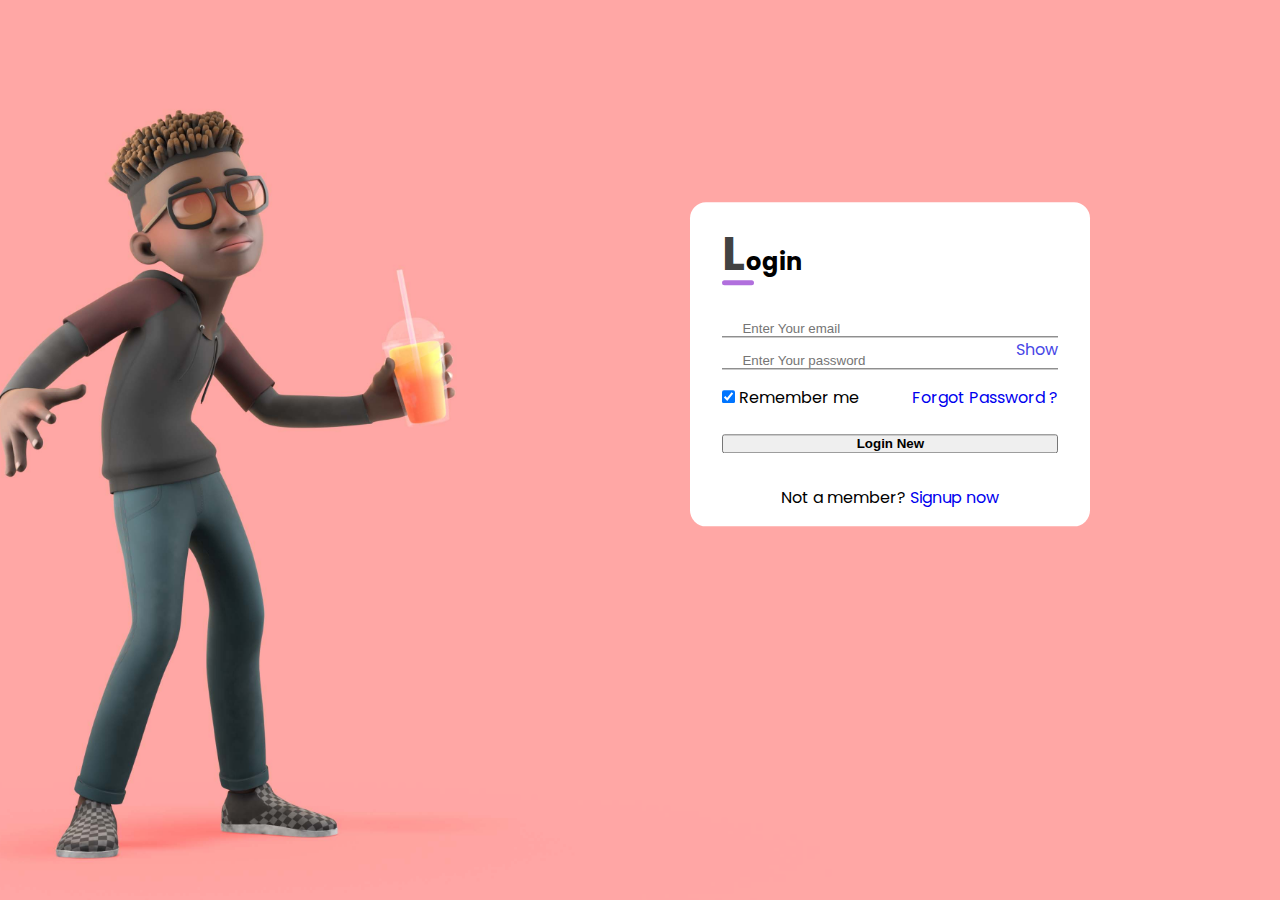
<file: index.html>
<!DOCTYPE html>
<html lang="en">
  <head>
    <meta charset="UTF-8" />
    <meta name="viewport" content="width=device-width, initial-scale=1.0" />
    <title>Login & Registration Form</title>
    <link rel="stylesheet" href="style/login.css" />

    <!-- Bootstrap link -->
    <link
      href="https://cdn.jsdelivr.net/npm/bootstrap@5.0.2/dist/css/bootstrap.min.css"
      rel="stylesheet"
      integrity="sha384-EVSTQN3/azprG1Anm3QDgpJLIm9Nao0Yz1ztcQTwFspd3yD65VohhpuuCOmLASjC"
      crossorigin="anonymous"
    />

    <!-- Uniicons -->
    <link
      rel="stylesheet"
      href="https://unicons.iconscout.com/release/v4.0.8/css/line.css"
    />
  </head>
  <body>
    <section>
      <div class="container">
        <div class="login-header">
          <h2>Login</h2>
        </div>

        <form id="login-form">
          <div class="form-group">
            <i class="uil uil-envelope-edit"></i>
            <input
              type="text"
              id="email"
              name="email"
              placeholder="Enter Your email"
              onkeyup="validateEmail()"
            />
            <span class="emailError"></span>
          </div>
          <div class="form-group">
            <i class="uil uil-lock"></i>
            <input
              type="password"
              id="pass"
              name="pass"
              placeholder="Enter Your password"
              onkeyup="validatePassword()"
            />
            <span class="passError"></span>
            <p class="showPass" onclick="passShow()">Show</p>
          </div>
          <div class="form-group1">
            <div class="checkbox">
              <input type="checkbox" id="check" name="check" required checked />
              <label for="check">Remember me</label>
            </div>
            <a href="#">Forgot Password ?</a>
          </div>

          <button class="btn btn-primary mx-auto login" type="submit">
            Login New
          </button>
        </form>
        <div class="signup-link">
          <p>
            Not a member? <span> <a href="./SignUp.html">Signup now</a></span>
          </p>
        </div>
      </div>
    </section>

    <!-- Bootstrap bundle -->
    <script
      src="https://cdn.jsdelivr.net/npm/bootstrap@5.0.2/dist/js/bootstrap.bundle.min.js"
      integrity="sha384-MrcW6ZMFYlzcLA8Nl+NtUVF0sA7MsXsP1UyJoMp4YLEuNSfAP+JcXn/tWtIaxVXM"
      crossorigin="anonymous"
    ></script>

    <script src="./Login.js"></script>
  </body>
</html>
</file>
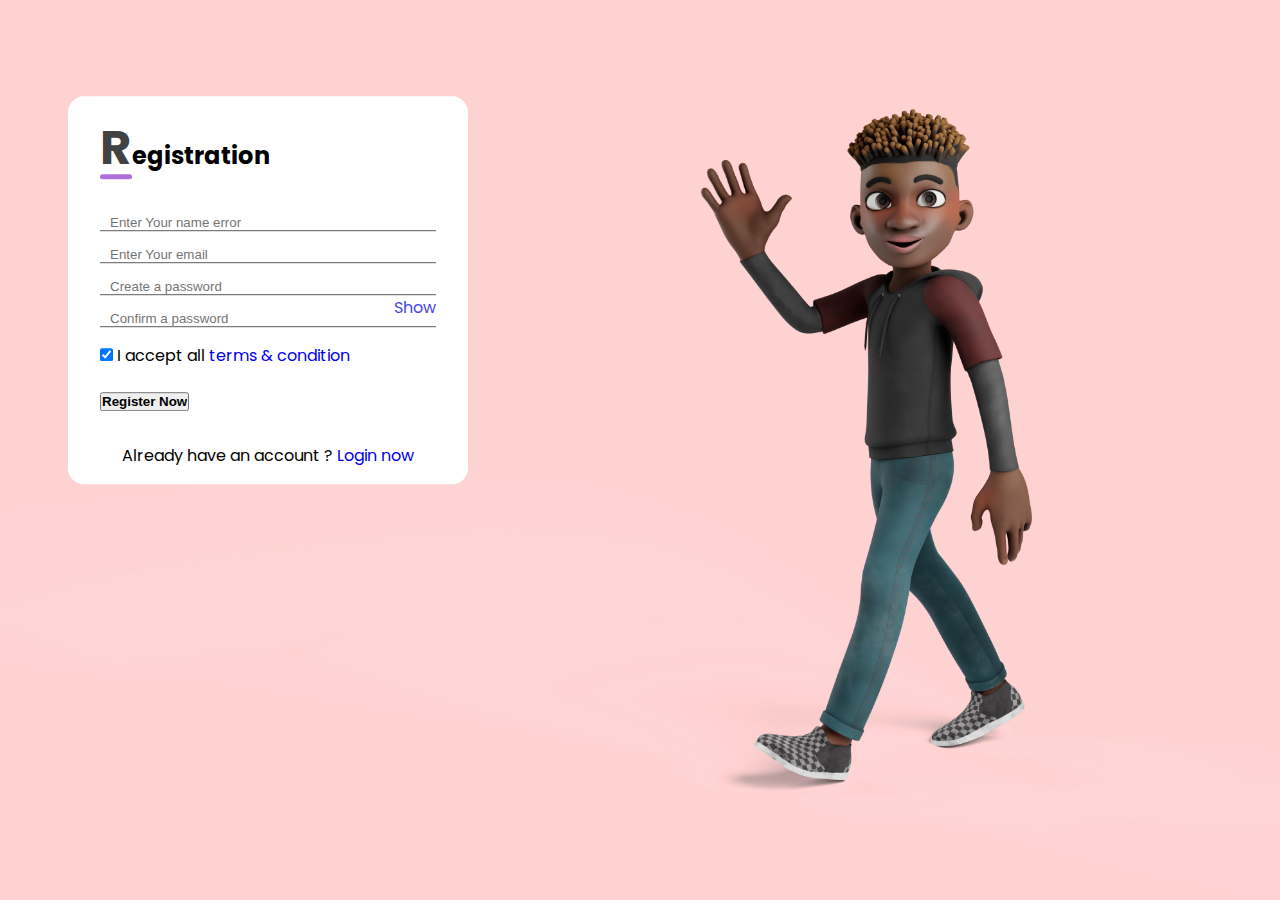
<file: SignUp.html>
<!DOCTYPE html>
<html lang="en">
  <head>
    <meta charset="UTF-8" />
    <meta name="viewport" content="width=device-width, initial-scale=1.0" />
    <title>Login & Registration Form</title>
    <link rel="stylesheet" href="style/signUp.css" />

    <!-- Bootstrap link -->
    <link
      href="https://cdn.jsdelivr.net/npm/bootstrap@5.0.2/dist/css/bootstrap.min.css"
      rel="stylesheet"
      integrity="sha384-EVSTQN3/azprG1Anm3QDgpJLIm9Nao0Yz1ztcQTwFspd3yD65VohhpuuCOmLASjC"
      crossorigin="anonymous"
    />

    <!-- Uniicons -->
    <link
      rel="stylesheet"
      href="https://unicons.iconscout.com/release/v4.0.8/css/line.css"
    />
  </head>
  <body>
    <section>
      <div class="container">
        <div class="login-header">
          <h2>Registration</h2>
        </div>

        <form  id="my-form">
          <div class="form-group">
            <i class="uil uil-user-md"></i>
            <input
              type="text"
              id="name"
              name="name"
              placeholder="Enter Your name error"
              onkeyup="validateName()"
            />
            <span class="nameError error"></span>
          </div>
          <div class="form-group">
            <i class="uil uil-envelope-edit"></i>
            <input
              type="text"
              id="email"
              name="email"
              placeholder="Enter Your email"
              onkeyup="validateEmail()"
            />
            <span class="emailError error"></span>
          </div>
          <div class="form-group">
            <i class="uil uil-lock"></i>
            <input
              type="password"
              id="pass"
              name="pass"
              placeholder="Create a password"
              onkeyup="validatePassword()"
            />
            <span class="passwordError error"></span>
          </div>
          <div class="form-group">
            <i class="uil uil-lock"></i>
            <input
              type="password"
              id="Confirmpass"
              name="Confirmpass"
              placeholder="Confirm a password"
              onkeyup="validateConfirmPass()"
            />
            <span class="passwordConfirmError error"></span>
           <p class="showPass" onclick="passShow()">Show</p>
          </div>
          <div class="form-group1">
            <div class="checkbox">
              <input type="checkbox" id="check" name="check" required checked/>
              <label for="check"
                >I accept all
                <span><a href="#">terms & condition</a></span></label
              >
            </div>
          </div>
          <input
            class="btn btn-primary login"
            name="submit"
            id="submit"
            type="submit"
            value="Register Now"
          />
        </form>
        <div class="signup-link">
          <p>
            Already have an account ?
            <span> <a href="./index.html">Login now</a></span>
          </p>
        </div>
      </div>
    </section>

    <!-- Bootstrap bundle -->
    <script
      src="https://cdn.jsdelivr.net/npm/bootstrap@5.0.2/dist/js/bootstrap.bundle.min.js"
      integrity="sha384-MrcW6ZMFYlzcLA8Nl+NtUVF0sA7MsXsP1UyJoMp4YLEuNSfAP+JcXn/tWtIaxVXM"
      crossorigin="anonymous"
    ></script>
    <script src="SignUp.js"></script>
  </body>
</html>
</file>
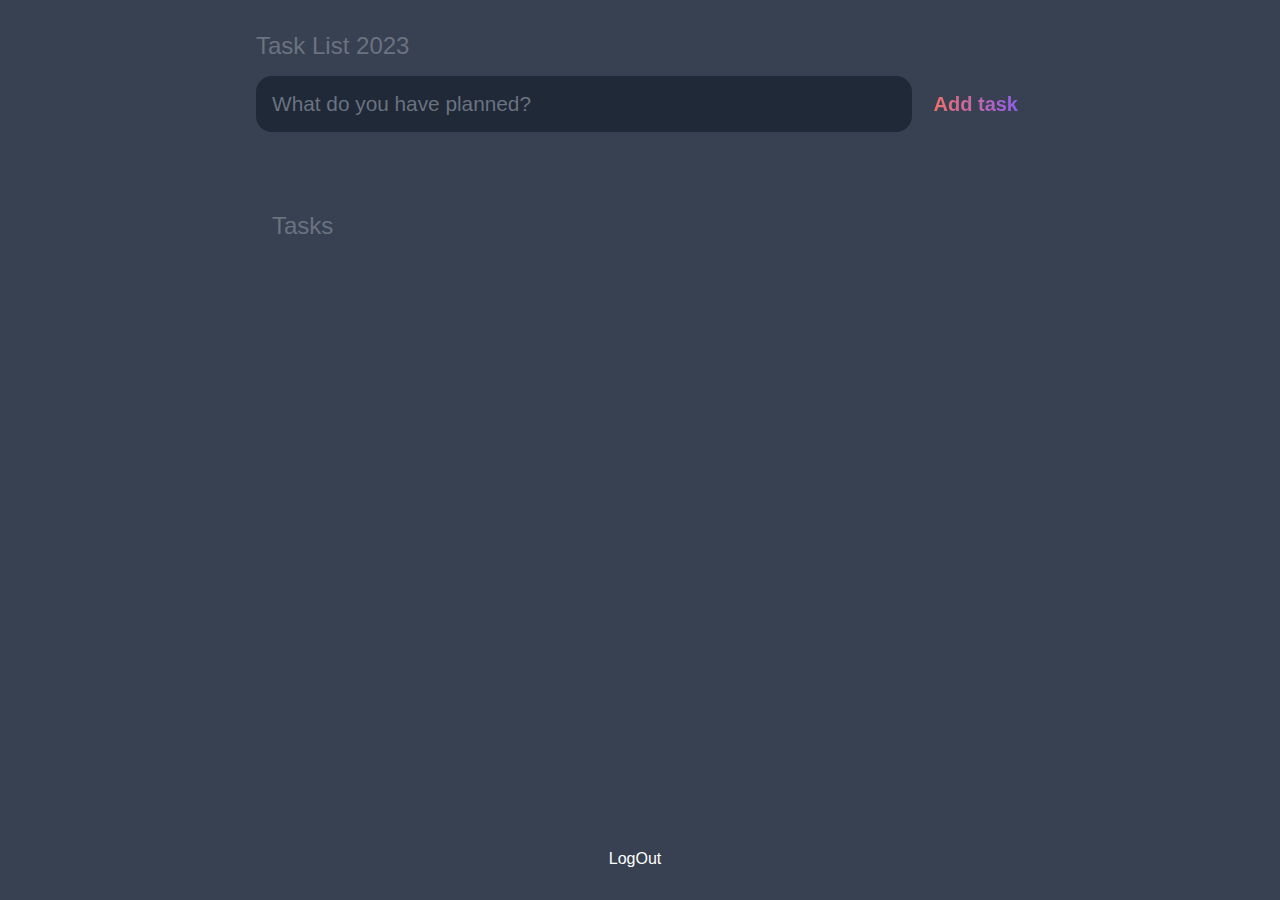
<file: Todo-List.html>
<!DOCTYPE html>
<html lang="en">
  <head>
    <meta charset="UTF-8" />
    <meta http-equiv="X-UA-Compatible" content="IE=edge" />
    <meta name="viewport" content="width=device-width, initial-scale=1.0" />
    <title>To-Do-List App</title>
    <link rel="stylesheet" href="./style/todo-LIst.css" />
      <!-- Uniicons -->
      <link
      rel="stylesheet"
      href="https://unicons.iconscout.com/release/v4.0.8/css/line.css"
    />
  </head>
  <body>
    <header>
      <h1>Task List 2023</h1>
      <form id="new-task-form">
        <input
          type="text"
          id="new-task-input"
          placeholder="What do you have planned?"
        />

        <input type="submit" value="Add task" id="new-task-submit" />
      </form>
    </header>

    <main>
      <section class="task-list">
        <h2>Tasks</h2>
        <div id="tasks">
          <!-- <div class="task">
                    <div class="content">
                        <input 
                        type="text"
                        class="text"
                        value="My shiny task"
                        readonly />
                    </div>
                    <div class="actions">
                        <button class="edit">Edit</button>
                        <button class="delete">Delete</button>
                    </div>
                </div> -->
        </div>
      </section>
    </main>
    <div class="exit">
      <a href="./SignUp.html" class="logOut">LogOut</a>
      <i class="uil uil-signout"></i>
    </div>

    <script src="./todo-List.js"></script>
  </body>
</html>
</file>
<file: style/login.css>
@import url("https://fonts.googleapis.com/css2?family=Poppins:wght@300;400;500;600&display=swap");
* {
  margin: 0%;
  padding: 0%;
  box-sizing: border-box;
}

body {
  width: 100vw;
  height: 100vh;
  font-family: "Poppins", sans-serif;
  background-image: url(../assets/6794637.jpg);
  background-position: center;
  background-repeat: no-repeat;
  background-size: cover;
  overflow: hidden;
}
@media screen and (max-width: 800px) {
  body {
    background-image: none;
  }
}
@media screen and (max-width: 799px) {
  body {
    background-image: url(../assets/19985.jpg);
    background-position: center;
    background-repeat: no-repeat;
    background-size: cover;
  }
}

section {
  position: absolute;
  top: 25%;
  right: 7%;
  transform: translate(-25%, -7%);
}
section .container {
  min-width: 400px;
  padding: 1rem 2rem;
  background: #fff;
  border-radius: 1rem;
}
section .container .login-header {
  margin: 0px 0px 20px 0px;
}
section .container .login-header::first-letter {
  color: #424242;
  letter-spacing: 1px;
  font-size: 3rem;
}
section .container .login-header::after {
  content: "";
  height: 5px;
  width: 2rem;
  background-color: #b16fdd;
  display: block;
  border-radius: 10px;
  margin-top: -10px;
}
section .container form {
  padding: 1rem 0px;
  width: 100%;
}
section .container form .form-group {
  width: 100%;
  display: flex;
  align-items: center;
  justify-content: flex-start;
  gap: 20px;
  border-bottom: 1px solid #5c5c5c;
  margin-bottom: 1rem;
  position: relative;
}
section .container form .form-group i {
  font-size: 2rem;
  color: #424242;
}
section .container form .form-group input {
  outline: none;
  border: none;
  background: none;
}
section .container form .form-group span {
  position: absolute;
  right: 0%;
  color: red;
}
section .container form .form-group .success {
  color: green;
}
section .container form .form-group .showPass {
  position: absolute;
  bottom: 40%;
  right: 0%;
  color: rgb(71, 71, 230);
  cursor: pointer;
}
section .container form .form-group1 {
  display: flex;
  align-items: center;
  justify-content: space-between;
  margin-top: 1rem;
}
section .container form .form-group1 a {
  text-decoration: none;
}
section .container form .login {
  display: flex;
  align-items: center;
  justify-content: center;
  margin-top: 1.5rem;
  font-weight: 550;
  width: 100%;
}
section .container .signup-link {
  display: flex;
  align-items: center;
  justify-content: center;
  margin: auto;
  gap: 1rem;
  margin-top: 1rem;
}
section .container .signup-link a {
  text-decoration: none;
}
@media screen and (max-width: 600px) {
  section .container {
    min-width: 350px;
    padding: 1rem;
  }
}
@media screen and (max-width: 700px) {
  section {
    position: absolute;
    top: 50%;
    left: 50%;
    transform: translate(-50%, -50%);
    margin: auto;
  }
}
@media screen and (max-width: 550px) {
  section {
    position: absolute;
    top: 50%;
    left: 30%;
    transform: translate(-50%, -30%);
    margin: 1rem;
  }
}
@media screen and (max-width: 500px) {
  section {
    position: absolute;
    top: 20%;
    left: 20%;
    transform: translate(-20%, -20%);
    margin: 0px 10px;
  }
}
@media screen and (max-width: 400px) {
  section {
    position: absolute;
    top: 20%;
    left: 14%;
    transform: translate(-20%, -14%);
    margin: 0px 10px;
  }
}
@media screen and (max-width: 300px) {
  section {
    position: absolute;
    top: 25%;
    left: 15%;
    transform: translate(-25%, -15%);
    margin: 0px 10px;
  }
}
@media screen and (max-width: 250px) {
  section {
    position: absolute;
    top: 25%;
    left: 15%;
    transform: translate(-20%, -15%);
    margin: 0px 10px;
  }
}/*# sourceMappingURL=login.css.map */
</file>
<file: style/signUp.css>
@import url("https://fonts.googleapis.com/css2?family=Poppins:wght@300;400;500;600&display=swap");
* {
  margin: 0%;
  padding: 0%;
  box-sizing: border-box;
}

body {
  width: 100vw;
  height: 100vh;
  font-family: "Poppins", sans-serif;
  background-image: url(../assets/7529385.jpg);
  background-position: center;
  background-repeat: no-repeat;
  background-size: cover;
  overflow: hidden;
}
@media screen and (max-width: 700px) {
  body {
    background-image: none;
  }
}
@media screen and (max-width: 699px) {
  body {
    background-image: url(../assets/19985.jpg);
    background-position: center;
    background-repeat: no-repeat;
    background-size: cover;
    overflow: hidden;
  }
}

section {
  position: absolute;
  top: 15%;
  left: 10%;
  transform: translate(-15%, -10%);
}
section .container {
  min-width: 400px;
  padding: 1rem 2rem;
  background: #fff;
  border-radius: 1rem;
}
section .container .login-header {
  margin: 0px 0px 20px 0px;
}
section .container .login-header::first-letter {
  color: #424242;
  letter-spacing: 1px;
  font-size: 3rem;
}
section .container .login-header::after {
  content: "";
  height: 5px;
  width: 2rem;
  background-color: #b16fdd;
  display: block;
  border-radius: 10px;
  margin-top: -10px;
}
section .container form {
  padding: 1rem 0px;
  width: 100%;
}
section .container form .form-group {
  width: 100%;
  display: flex;
  align-items: center;
  justify-content: flex-start;
  gap: 10px;
  border-bottom: 1px solid #5c5c5c;
  margin-bottom: 1rem;
  position: relative;
}
section .container form .form-group i {
  font-size: 2rem;
  color: #424242;
}
section .container form .form-group input {
  outline: none;
  border: none;
  background: none;
}
section .container form .form-group span {
  position: absolute;
  right: 0%;
  color: red;
}
section .container form .form-group .showPass {
  position: absolute;
  bottom: 40%;
  right: 0%;
  color: rgb(71, 71, 230);
  cursor: pointer;
}
section .container form .form-group .success {
  color: green;
}
section .container form .form-group1 {
  display: flex;
  align-items: center;
  justify-content: space-between;
  margin-top: 1rem;
}
section .container form .form-group1 a {
  text-decoration: none;
}
section .container form .login {
  display: flex;
  align-items: center;
  justify-content: center;
  margin-top: 1.5rem;
  font-weight: 550;
}
section .container .signup-link {
  display: flex;
  align-items: center;
  justify-content: center;
  margin: auto;
  gap: 1rem;
  margin-top: 1rem;
}
section .container .signup-link a {
  text-decoration: none;
}
@media screen and (max-width: 600px) {
  section .container {
    min-width: 350px;
    padding: 1rem;
    background: #fff;
    border-radius: 1rem;
  }
}
@media screen and (max-width: 700px) {
  section {
    position: absolute;
    top: 40%;
    left: 50%;
    transform: translate(-50%, -40%);
    margin: auto;
  }
}/*# sourceMappingURL=signUp.css.map */
</file>
<file: style/todo-LIst.css>
:root {
    --dark:#374151;
    --darker:#1F2937;
    --darkest:#111827;
    --grey:#6B7280;
    --light:#EEE;
    --pink:#EC4899;
    --purple:#8B5Cf6;
    --tomoto:#f57261;
    --red:#d33215;
}
*{
    margin: 0;
    box-sizing: border-box;
    font-family: 'Fira sans', sans-serif;
}
body{
    display: flex;
    flex-direction: column;
    min-height: 100vh;
    background: var(--dark);
    color: #FFF;

}
header{
    padding: 2rem 1rem;
    max-width: 800px;
    width: 100%;
    margin: 0 auto;
}
header h1{
    font-size: 1.5rem;
    font-weight: 300;
    color: var(--grey);
    margin-bottom: 1rem;
}

#new-task-form{
    display: flex;
}

button,input{
    appearance: none;
    border: none;
    outline: none;
    background: none;
}
#new-task-input{
    flex: 1 1 0%;
    background-color: var(--darker);
    padding: 1rem;
    border-radius: 1rem;
    margin-right: 1rem;
    color:var(--light);
    font-size: 1.30rem;
}
#new-task-input::placeholder{
    color:var(--grey)
}

#new-task-submit{
  color: var(--pink);
  font-size: 1.25rem;
  font-weight: 700;
  background-image: linear-gradient(to right,var(--tomoto),var(--purple));
  -webkit-background-clip: text;
  -webkit-text-fill-color: transparent;
  cursor: pointer;
  transition: 0.4s;
}

#new-task-submit:hover{
    opacity: 0.8;
}

#new-task-submit:active{
    opacity: 0.6;
}

main{
    flex: 1 1 0%;
    padding: 2rem 1rem;
    max-width: 800px;
    width: 100%;
    margin: 0 auto;
}
.task-list{
    padding: 1rem;
}
.task-list h2{
    font-size: 1.5rem;
    font-weight: 300;
    color: var(--grey);
    margin-bottom: 1rem;
}
#tasks .task .content{
flex: 1 1 0%;
}

#tasks .task{
    display: flex;
    justify-content: space-between;
   background-color: var(--darkest);
   padding: 1rem;
   border-radius: 1rem;
   margin-bottom: 1rem;
}

#tasks .task .content .text{
    color: var(--light);
    font-size: 1.125rem;
    width: 100%;
    display: block;
    transition: 0.4s;
}
 #tasks .task .content .text:not(:read-only){
    color: var(--pink);
 }
 #tasks .task .actions{
    display: flex;
    margin: 0 -0.5rem;
 }

 .task .actions button {
    cursor: pointer;
    margin: 0 0.5rem;
    font-size: 1.125rem;
    font-weight: 700;
    text-transform: uppercase;
    transition: 0.4s;
 }
 .task .actions button:hover{
    opacity: 0.8;
}

.task .action button:active{
    opacity: 0.6;
}
.task .actions .edit{
    background-image: linear-gradient(to right,var(--pink),var(--purple));
  -webkit-background-clip: text;
  -webkit-text-fill-color: transparent;
}

.task .actions .delete{
    background-image: linear-gradient(to right,var(--tomoto),var(--red));
  -webkit-background-clip: text;
  -webkit-text-fill-color: transparent;
}
.exit{
    display: flex;
    align-items: center;
    justify-content: center;
    gap: 10px;
    margin-bottom: 2rem;
    color: #8B5Cf6;
}
.exit a{
    color: #fff;
    text-decoration: none;
}

.exit i{
    font-size: 20px;
}
</file>
